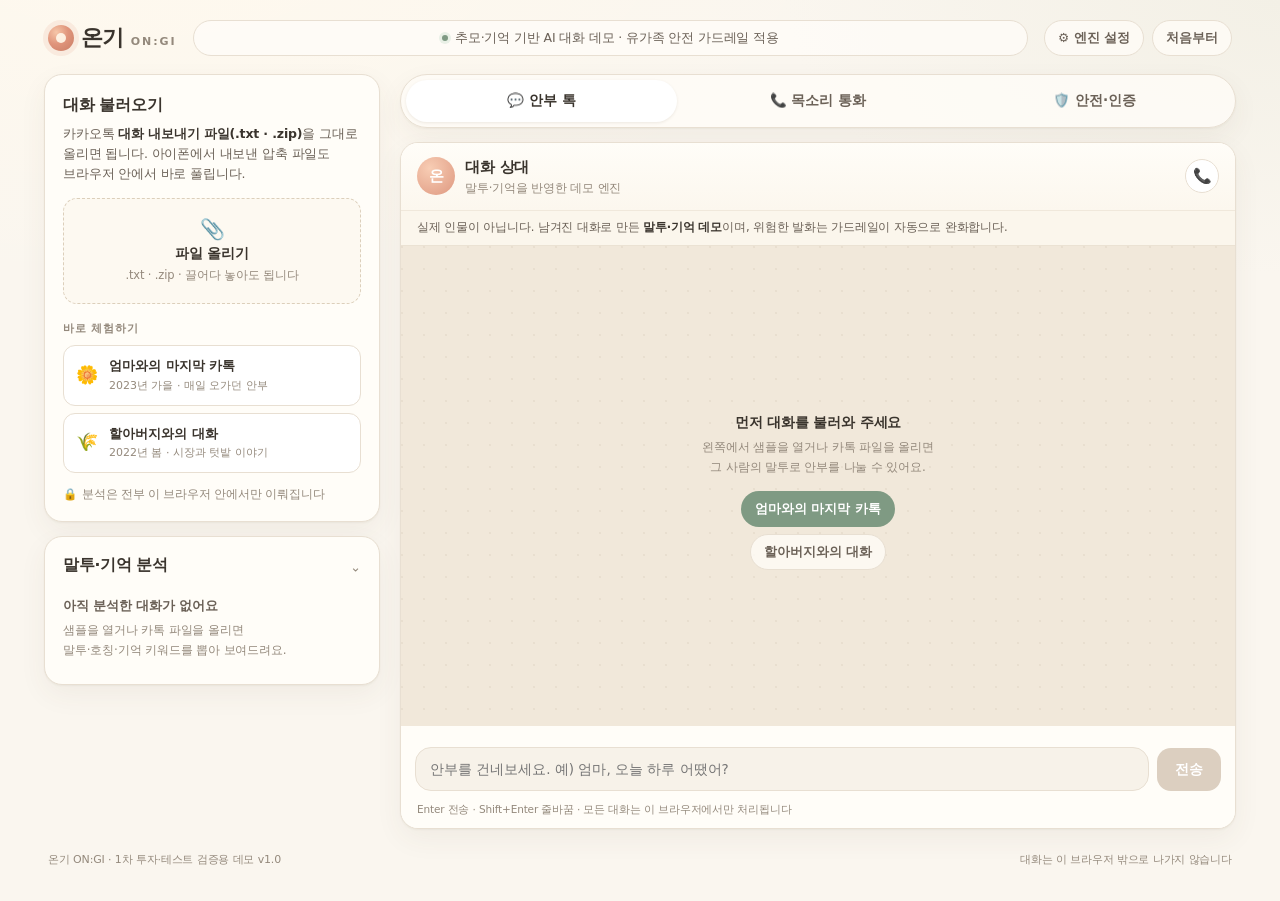
<file: ongi/index.html>
<!doctype html>
<html lang="ko">
<head>
<meta charset="utf-8">
<meta name="viewport" content="width=device-width, initial-scale=1, viewport-fit=cover">
<meta name="theme-color" content="#FAF6EF">
<title>온기 (ON:GI) · 추모·기억 기반 AI 대화 데모</title>
<meta name="description" content="남겨진 대화와 목소리로 안부를 나누는 추모 AI 플랫폼, 온기(ON:GI) 1차 웹 데모">
<link rel="stylesheet" href="assets/css/app.css?v=1.0.5">
</head>
<body>
<div class="page">

  <header class="topbar">
    <div class="brand">
      <span class="brand-mark" aria-hidden="true"><span></span></span>
      <span class="brand-name">온기</span>
      <span class="brand-en">ON:GI</span>
    </div>
    <p class="demo-badge">
      <span class="badge-dot" aria-hidden="true"></span>
      추모·기억 기반 AI 대화 데모 · 유가족 안전 가드레일 적용
    </p>
    <div class="top-actions">
      <button type="button" class="btn btn-ghost btn-sm" id="btnSettings">⚙ 엔진 설정</button>
      <button type="button" class="btn btn-ghost btn-sm" id="btnReset">처음부터</button>
    </div>
  </header>

  <main class="layout">

    <!-- ───────────── 좌: 대화 불러오기 & 분석 ───────────── -->
    <aside class="side" id="side">

      <section class="card">
        <h2 class="card-title">대화 불러오기</h2>
        <p class="card-desc">카카오톡 <b>대화 내보내기 파일(.txt · .zip)</b>을 그대로 올리면 됩니다. 아이폰에서 내보낸 압축 파일도 브라우저 안에서 바로 풀립니다.</p>

        <div class="dropzone" id="dropzone" role="button" tabindex="0" aria-label="카카오톡 대화 파일 올리기">
          <span class="dz-icon" aria-hidden="true">📎</span>
          <span class="dz-main">파일 올리기</span>
          <span class="dz-sub">.txt · .zip · 끌어다 놓아도 됩니다</span>
          <input type="file" id="fileInput" accept=".txt,.zip,text/plain,application/zip,application/x-zip-compressed" hidden>
        </div>

        <p class="mini-label">바로 체험하기</p>
        <div class="sample-list" id="sampleList">
          <button type="button" class="sample-btn" data-sample="0">
            <span class="sample-emoji" aria-hidden="true">🌼</span>
            <span class="sample-text">
              <strong>엄마와의 마지막 카톡</strong>
              <small>2023년 가을 · 매일 오가던 안부</small>
            </span>
          </button>
          <button type="button" class="sample-btn" data-sample="1">
            <span class="sample-emoji" aria-hidden="true">🌾</span>
            <span class="sample-text">
              <strong>할아버지와의 대화</strong>
              <small>2022년 봄 · 시장과 텃밭 이야기</small>
            </span>
          </button>
        </div>

        <p class="privacy-note"><span aria-hidden="true">🔒</span> 분석은 전부 이 브라우저 안에서만 이뤄집니다</p>
      </section>

      <section class="card analysis" id="analysisCard">
        <button type="button" class="analysis-head" id="analysisToggle" aria-expanded="true">
          <h2 class="card-title">말투·기억 분석</h2>
          <span class="analysis-chevron" aria-hidden="true">⌃</span>
        </button>
        <div class="analysis-body" id="analysisBody">
          <div class="empty-analysis">
            <p class="empty-title">아직 분석한 대화가 없어요</p>
            <p class="empty-desc">샘플을 열거나 카톡 파일을 올리면<br>말투·호칭·기억 키워드를 뽑아 보여드려요.</p>
          </div>
        </div>
      </section>

    </aside>

    <!-- ───────────── 우: 3개 핵심 탭 ───────────── -->
    <section class="main">

      <nav class="tabs" role="tablist" aria-label="온기 데모 메뉴">
        <button type="button" class="tab is-active" role="tab" aria-selected="true" data-tab="chat" id="tab-chat">💬 안부 톡</button>
        <button type="button" class="tab" role="tab" aria-selected="false" data-tab="call" id="tab-call">📞 목소리 통화</button>
        <button type="button" class="tab" role="tab" aria-selected="false" data-tab="safety" id="tab-safety">🛡️ 안전·인증</button>
      </nav>

      <!-- 안부 톡 -->
      <section class="view is-active" id="view-chat" role="tabpanel" aria-labelledby="tab-chat">
        <div class="chat-shell">
          <header class="chat-head">
            <span class="chat-avatar" id="chatAvatar" aria-hidden="true">온</span>
            <span class="chat-who">
              <strong id="chatName">대화 상대</strong>
              <small id="chatStatus">말투·기억을 반영한 데모 엔진</small>
            </span>
            <span class="chat-head-actions">
              <button type="button" class="icon-btn" id="btnGoCall" title="목소리 통화로 이동" aria-label="목소리 통화로 이동">📞</button>
            </span>
          </header>

          <p class="disclosure">
            실제 인물이 아닙니다. 남겨진 대화로 만든 <b>말투·기억 데모</b>이며, 위험한 발화는 가드레일이 자동으로 완화합니다.
          </p>

          <div class="chat-body" id="chatBody" aria-live="polite">
            <div class="chat-empty" id="chatEmpty">
              <p class="empty-title">먼저 대화를 불러와 주세요</p>
              <p class="empty-desc">왼쪽에서 샘플을 열거나 카톡 파일을 올리면<br>그 사람의 말투로 안부를 나눌 수 있어요.</p>
              <div class="empty-actions">
                <button type="button" class="btn btn-sage btn-sm" data-sample="0">엄마와의 마지막 카톡</button>
                <button type="button" class="btn btn-ghost btn-sm" data-sample="1">할아버지와의 대화</button>
              </div>
            </div>
          </div>

          <div class="chat-suggest" id="chatSuggest"></div>

          <form class="chat-form" id="chatForm">
            <label class="sr-only" for="chatInput">메시지 입력</label>
            <textarea id="chatInput" rows="1" placeholder="안부를 건네보세요. 예) 엄마, 오늘 하루 어땠어?" disabled></textarea>
            <button type="submit" class="send-btn" id="chatSend" disabled aria-label="보내기">전송</button>
          </form>
          <p class="chat-hint">Enter 전송 · Shift+Enter 줄바꿈 · 모든 대화는 이 브라우저에서만 처리됩니다</p>
        </div>
      </section>

      <!-- 목소리 통화 -->
      <section class="view" id="view-call" role="tabpanel" aria-labelledby="tab-call">

        <div class="call-idle card" id="callIdle">
          <h2 class="card-title">목소리로 인사 나누기</h2>
          <p class="card-desc">음성이나 영상 파일을 올리면 목소리 구간을 분석해 파형으로 보여드려요.
            데모에서는 실제 복제 없이 <b>브라우저 한국어 음성 합성(TTS)</b>으로 재생합니다.</p>

          <div class="dropzone dropzone-wide" id="voiceDrop" role="button" tabindex="0" aria-label="음성 또는 영상 파일 올리기">
            <span class="dz-icon" aria-hidden="true">🎧</span>
            <span class="dz-main">음성 · 영상 파일 올리기</span>
            <span class="dz-sub">mp3, m4a, wav, mp4 · 끌어다 놓아도 됩니다</span>
            <input type="file" id="voiceInput" accept="audio/*,video/*" hidden>
          </div>

          <div class="wave-panel" id="wavePanel" hidden>
            <div class="wave-head">
              <span class="wave-file" id="waveFile">파일</span>
              <span class="wave-badge" id="waveBadge">분석 완료</span>
            </div>
            <canvas id="voiceWave" class="wave-canvas" height="88" aria-label="업로드한 목소리 파형"></canvas>
            <ul class="wave-stats" id="waveStats"></ul>
          </div>

          <div class="call-actions">
            <button type="button" class="btn btn-primary" id="btnCall">📞 통화 걸기</button>
            <button type="button" class="btn btn-ghost" id="btnReceive">수신 전화 받기</button>
          </div>

          <p class="hint">
            실제 서비스에서는 유가족 동의와 본인 확인을 거친 뒤 음성 복제 API를 연결해
            <b>그 사람의 목소리</b>로 통화합니다. (2주차 로드맵)
          </p>
        </div>

        <div class="call-screen" id="callScreen" hidden>
          <div class="call-bg" aria-hidden="true"></div>
          <p class="call-status" id="callStatus">연결 중</p>
          <div class="call-avatar" id="callAvatar" aria-hidden="true">온</div>
          <h2 class="call-name" id="callName">대화 상대</h2>
          <p class="call-timer" id="callTimer">00:00</p>

          <canvas id="callWave" class="call-wave" height="120" aria-hidden="true"></canvas>

          <div class="call-subtitle" id="callSubtitle" aria-live="polite">
            <span class="subtitle-speaker" id="subtitleSpeaker">연결 중…</span>
            <span class="subtitle-text" id="subtitleText"></span>
          </div>

          <div class="call-replies" id="callReplies"></div>

          <div class="call-controls">
            <button type="button" class="ctl" id="btnMute"><span aria-hidden="true">🎙️</span><small id="muteLabel">소리 끄기</small></button>
            <button type="button" class="ctl ctl-end" id="btnHangup"><span aria-hidden="true">📵</span><small>통화 종료</small></button>
          </div>
        </div>

        <div class="call-ended card" id="callEnded" hidden>
          <p class="ended-label">통화 종료</p>
          <h2 class="ended-title" id="endedTitle">오늘 통화는 여기까지</h2>
          <p class="ended-time" id="endedTime">통화 시간 00:00</p>
          <ul class="ended-lines" id="endedLines"></ul>
          <p class="ended-note">통화 내용은 저장되지 않습니다. 오늘 나눈 말은 마음에만 남겨두세요.</p>
          <div class="ended-actions">
            <button type="button" class="btn btn-primary" id="btnCallAgain">다시 걸기</button>
            <button type="button" class="btn btn-ghost" id="btnBackChat">안부 톡으로</button>
          </div>
        </div>

      </section>

      <!-- 안전·인증 -->
      <section class="view" id="view-safety" role="tabpanel" aria-labelledby="tab-safety">

        <article class="card">
          <h2 class="card-title">유가족 확인 절차</h2>
          <p class="card-desc">타인의 목소리·대화가 무단으로 복제되지 않도록, 실제 서비스에서는 세 단계를 모두 확인합니다.</p>

          <ol class="steps" id="verifySteps">
            <li class="step" data-step="1">
              <span class="step-no">1</span>
              <div class="step-body">
                <strong>본인 확인</strong>
                <p>신분증 진위 확인 + 휴대폰 본인인증으로 신청자 신원을 확인합니다.</p>
              </div>
              <span class="step-state">대기</span>
            </li>
            <li class="step" data-step="2">
              <span class="step-no">2</span>
              <div class="step-body">
                <strong>가족관계·사망 사실 확인</strong>
                <p>가족관계증명서(상세) 또는 사망사실확인서로 유가족임을 확인합니다.</p>
              </div>
              <span class="step-state">대기</span>
            </li>
            <li class="step" data-step="3">
              <span class="step-no">3</span>
              <div class="step-body">
                <strong>생전 동의 또는 유족 전원 동의</strong>
                <p>생전에 남긴 동의 기록을 우선하고, 없으면 민법상 상속인 전원의 동의를 받습니다.</p>
              </div>
              <span class="step-state">대기</span>
            </li>
          </ol>

          <div class="verify-actions">
            <button type="button" class="btn btn-sage btn-sm" id="btnVerifyNext">다음 단계 진행 (데모)</button>
            <button type="button" class="btn btn-ghost btn-sm" id="btnVerifyReset">초기화</button>
            <span class="verify-note" id="verifyNote">3단계 모두 완료되어야 대화·통화 기능이 열립니다.</span>
          </div>
        </article>

        <article class="card">
          <h2 class="card-title">심리적 안전 가드레일</h2>
          <p class="card-desc">위로가 되면서도 과몰입되지 않도록, 응답 생성 단계에서 아래 네 가지를 자동으로 적용합니다.</p>

          <div class="guard-grid">
            <div class="guard">
              <span class="guard-icon" aria-hidden="true">🪞</span>
              <h3>사실 왜곡 차단</h3>
              <p>“나 사실 살아 있어”처럼 생사를 뒤집는 발화는 생성하지 않습니다. 존재를 물으면 사실대로 안내합니다.</p>
            </div>
            <div class="guard">
              <span class="guard-icon" aria-hidden="true">🌙</span>
              <h3>과몰입 방지</h3>
              <p>연속 대화가 길어지면 스스로 쉬어가도록 안내하고, 심야에는 먼저 말을 걸지 않습니다.</p>
            </div>
            <div class="guard">
              <span class="guard-icon" aria-hidden="true">🆘</span>
              <h3>위기 신호 대응</h3>
              <p>자해·극단 선택 신호가 감지되면 대화를 멈추고 109 등 실제 상담 창구를 안내합니다.</p>
            </div>
            <div class="guard">
              <span class="guard-icon" aria-hidden="true">⚖️</span>
              <h3>전문가 영역 분리</h3>
              <p>의료·법률·금융 판단은 단정하지 않고 전문가 상담으로 안내합니다.</p>
            </div>
          </div>

          <div class="guard-test">
            <p class="mini-label">가드레일 동작 확인</p>
            <div class="test-chips" id="testChips">
              <button type="button" class="chip-btn" data-test="엄마 진짜 살아 있어?">“진짜 살아 있어?”</button>
              <button type="button" class="chip-btn" data-test="나 요즘 사라지고 싶어">“사라지고 싶어”</button>
              <button type="button" class="chip-btn" data-test="나 가지 마 계속 있어줘">“가지 마”</button>
              <button type="button" class="chip-btn" data-test="보험금은 어떻게 받아?">“보험금은 어떻게?”</button>
            </div>
            <div class="test-result" id="testResult" hidden>
              <p class="test-label" id="testLabel"></p>
              <p class="test-quote" id="testQuote"></p>
              <p class="test-answer" id="testAnswer"></p>
            </div>
          </div>
        </article>

        <article class="card">
          <h2 class="card-title">데이터와 권리</h2>
          <ul class="policy">
            <li><b>원본은 기기 안에서만</b> — 이 데모는 업로드한 파일을 서버로 보내지 않고 브라우저에서만 분석합니다.</li>
            <li><b>언제든 삭제</b> — 대화·목소리 모델은 삭제 요청 즉시 폐기하며, 재학습에 쓰지 않습니다.</li>
            <li><b>타인 제공·판매 금지</b> — 복제된 목소리와 기억 데이터는 제3자에게 제공하지 않습니다.</li>
            <li><b>광고 활용 금지</b> — 추모 대화 내용을 마케팅에 사용하지 않습니다.</li>
          </ul>
        </article>

        <article class="card crisis-card">
          <h2 class="card-title">도움이 필요할 때</h2>
          <p class="card-desc">혼자 견디기 어려운 마음이 들면 아래 번호로 바로 연락해 주세요. 24시간 열려 있습니다.</p>
          <ul class="crisis-list">
            <li><span>자살예방상담전화</span><b>109</b><small>24시간 · 문자상담 ‘마들랜’</small></li>
            <li><span>정신건강 위기상담</span><b>1577-0199</b><small>지역 정신건강복지센터 연결</small></li>
            <li><span>생명의 전화</span><b>1588-9191</b><small>24시간 전화상담</small></li>
            <li><span>보건복지상담</span><b>129</b><small>긴급지원 상담 24시간</small></li>
          </ul>
        </article>

      </section>

    </section>
  </main>

  <footer class="page-foot">
    <span>온기 ON:GI · 1차 투자·테스트 검증용 데모 v1.0</span>
    <span>대화는 이 브라우저 밖으로 나가지 않습니다</span>
  </footer>
</div>

<!-- 엔진 설정 -->
<div class="modal" id="settingsModal" hidden>
  <div class="modal-backdrop" data-close="1"></div>
  <div class="modal-card" role="dialog" aria-modal="true" aria-labelledby="settingsTitle">
    <button type="button" class="modal-close" data-close="1" aria-label="닫기">✕</button>
    <h2 id="settingsTitle">대화 엔진 설정</h2>
    <p class="modal-desc">기본은 <b>내장 엔진</b>이라 API 키 없이 바로 동작합니다. 키를 넣으면 실제 LLM이 같은 말투·기억 지침으로 답합니다.</p>

    <div class="field">
      <label for="engineSelect">엔진</label>
      <select id="engineSelect">
        <option value="local">내장 엔진 (키 불필요 · 권장)</option>
        <option value="gemini">Google Gemini</option>
        <option value="openai">OpenAI</option>
      </select>
    </div>

    <div class="field" id="keyField" hidden>
      <label for="apiKeyInput">API 키</label>
      <input type="password" id="apiKeyInput" placeholder="키를 붙여넣으세요" autocomplete="off">
      <p class="field-note">키는 이 탭의 메모리에만 보관하고 저장하지 않습니다. 새로고침하면 지워집니다.</p>
    </div>

    <div class="field" id="modelField" hidden>
      <label for="modelInput">모델</label>
      <input type="text" id="modelInput" placeholder="gemini-2.0-flash">
    </div>

    <p class="modal-note">LLM 호출이 실패하면 자동으로 내장 엔진으로 답합니다. (데모가 멈추지 않도록)</p>

    <div class="modal-actions">
      <button type="button" class="btn btn-ghost" data-close="1">취소</button>
      <button type="button" class="btn btn-primary" id="btnSaveEngine">저장</button>
    </div>
  </div>
</div>

<div class="toast" id="toast" role="status" aria-live="polite" hidden></div>

<script src="assets/js/samples.js?v=1.0.5"></script>
<script src="assets/js/parser.js?v=1.0.5"></script>
<script src="assets/js/persona.js?v=1.0.5"></script>
<script src="assets/js/app.js?v=1.0.5"></script>
</body>
</html>
</file>
<file: ongi/assets/css/app.css>
/* 온기 (ON:GI) — 1차 웹 데모 스타일
   톤: 따뜻한 아이보리 · 세이지 · 코랄 (다크/네이비 배제) */

:root {
  --ivory: #FAF6EF;
  --ivory-2: #F4EDE2;
  --surface: #FFFDF8;
  --line: #E8DFD2;
  --line-soft: #F0E8DB;
  --ink: #3A342D;
  --ink-soft: #6B6157;
  --muted: #94897C;
  --sage: #7F9A83;
  --sage-deep: #5F7A65;
  --sage-tint: #E9F0E6;
  --coral: #D5826F;
  --coral-deep: #B96A57;
  --coral-tint: #F8E5DE;
  --butter: #FBE7A6;
  --chat-bg: #F1E8DA;
  --shadow: 0 1px 2px rgba(88, 70, 48, .05), 0 10px 28px rgba(88, 70, 48, .06);
  --radius: 18px;
}

* { box-sizing: border-box; }

[hidden] { display: none !important; }

html, body {
  margin: 0;
  padding: 0;
}

body {
  background:
    radial-gradient(1200px 600px at 12% -8%, #FFF9EE 0%, rgba(255, 249, 238, 0) 60%),
    radial-gradient(900px 500px at 100% 0%, #F3F0E6 0%, rgba(243, 240, 230, 0) 55%),
    var(--ivory);
  color: var(--ink);
  font-family: "Pretendard", "Pretendard Variable", -apple-system, BlinkMacSystemFont, "Apple SD Gothic Neo",
    "Malgun Gothic", "맑은 고딕", "Segoe UI", system-ui, sans-serif;
  font-size: 15px;
  line-height: 1.6;
  letter-spacing: -0.01em;
  word-break: keep-all;
  -webkit-font-smoothing: antialiased;
  -webkit-text-size-adjust: 100%;
}

h1, h2, h3, p, ul, ol, figure { margin: 0; padding: 0; }
ul, ol { list-style: none; }
button { font: inherit; color: inherit; cursor: pointer; }
input, select, textarea { font: inherit; color: inherit; }
b { font-weight: 700; }

.sr-only {
  position: absolute; width: 1px; height: 1px; margin: -1px; padding: 0;
  overflow: hidden; clip: rect(0 0 0 0); white-space: nowrap; border: 0;
}

.page {
  max-width: 1240px;
  margin: 0 auto;
  padding: 0 24px 32px;
}

/* ───────── 상단 ───────── */
.topbar {
  display: flex;
  align-items: center;
  gap: 16px;
  padding: 20px 4px 18px;
}

.brand {
  display: flex;
  align-items: baseline;
  gap: 7px;
  flex: none;
}

.brand-mark {
  position: relative;
  width: 26px;
  height: 26px;
  border-radius: 50%;
  background: radial-gradient(circle at 32% 28%, #F6C6A8 0%, #E0957C 45%, #C97C64 100%);
  align-self: center;
  box-shadow: 0 0 0 5px rgba(224, 149, 124, .14);
}
.brand-mark span {
  position: absolute;
  inset: 8px;
  border-radius: 50%;
  background: #FFF6E8;
  opacity: .92;
}

.brand-name {
  font-size: 22px;
  font-weight: 700;
  letter-spacing: -0.03em;
}
.brand-en {
  font-size: 11px;
  letter-spacing: .18em;
  color: var(--muted);
  font-weight: 600;
}

.demo-badge {
  flex: 1 1 auto;
  display: inline-flex;
  align-items: center;
  gap: 7px;
  min-width: 0;
  padding: 7px 13px;
  border: 1px solid var(--line);
  border-radius: 999px;
  background: rgba(255, 253, 248, .75);
  font-size: 12.5px;
  color: var(--ink-soft);
  justify-content: center;
  white-space: nowrap;
  overflow: hidden;
  text-overflow: ellipsis;
}
.badge-dot {
  width: 6px; height: 6px; border-radius: 50%;
  background: var(--sage);
  box-shadow: 0 0 0 3px var(--sage-tint);
  flex: none;
}

.top-actions { display: flex; gap: 8px; flex: none; }

/* ───────── 버튼 ───────── */
.btn {
  display: inline-flex;
  align-items: center;
  justify-content: center;
  gap: 6px;
  border: 1px solid transparent;
  border-radius: 999px;
  padding: 11px 18px;
  font-size: 14px;
  font-weight: 600;
  transition: transform .12s ease, background .15s ease, border-color .15s ease, box-shadow .15s ease;
  white-space: nowrap;
}
.btn:active { transform: translateY(1px); }
.btn:disabled { opacity: .45; cursor: not-allowed; transform: none; }
.btn-sm { padding: 7px 13px; font-size: 12.5px; }

.btn-primary {
  background: var(--coral);
  color: #fff;
  box-shadow: 0 6px 16px rgba(213, 130, 111, .28);
}
.btn-primary:hover { background: var(--coral-deep); }

.btn-sage { background: var(--sage); color: #fff; }
.btn-sage:hover { background: var(--sage-deep); }

.btn-ghost {
  background: rgba(255, 253, 248, .8);
  border-color: var(--line);
  color: var(--ink-soft);
}
.btn-ghost:hover { border-color: #D9CDBA; background: #fff; }

.icon-btn {
  width: 34px; height: 34px;
  display: inline-grid; place-items: center;
  border: 1px solid var(--line);
  border-radius: 50%;
  background: #fff;
  font-size: 15px;
}

/* ───────── 레이아웃 ───────── */
.layout {
  display: grid;
  grid-template-columns: 336px minmax(0, 1fr);
  gap: 20px;
  align-items: start;
}

.side { display: flex; flex-direction: column; gap: 14px; }

.card {
  background: var(--surface);
  border: 1px solid var(--line);
  border-radius: var(--radius);
  padding: 18px;
  box-shadow: var(--shadow);
}

.card-title {
  font-size: 15.5px;
  font-weight: 700;
  letter-spacing: -0.02em;
}
.card-desc {
  margin-top: 6px;
  font-size: 12.5px;
  color: var(--ink-soft);
  line-height: 1.62;
}
.card-desc b { color: var(--ink); }

/* ───────── 대화 불러오기 ───────── */
.dropzone {
  margin-top: 13px;
  display: flex;
  flex-direction: column;
  align-items: center;
  gap: 2px;
  padding: 18px 14px;
  border: 1.5px dashed #DCCFBB;
  border-radius: 14px;
  background: #FDF9F1;
  text-align: center;
  transition: border-color .15s ease, background .15s ease, transform .12s ease;
}
.dropzone:hover, .dropzone:focus-visible {
  border-color: var(--sage);
  background: #FAFCF7;
  outline: none;
}
.dropzone.is-drag {
  border-color: var(--coral);
  background: var(--coral-tint);
}
.dz-icon { font-size: 20px; line-height: 1.2; }
.dz-main { font-size: 13.5px; font-weight: 700; }
.dz-sub { font-size: 11.5px; color: var(--muted); }
.dropzone-wide { padding: 26px 18px; }

.mini-label {
  margin: 16px 0 8px;
  font-size: 11px;
  font-weight: 700;
  letter-spacing: .08em;
  color: var(--muted);
  text-transform: uppercase;
}

.sample-list { display: flex; flex-direction: column; gap: 7px; }

.sample-btn {
  display: flex;
  align-items: center;
  gap: 11px;
  width: 100%;
  padding: 10px 12px;
  border: 1px solid var(--line);
  border-radius: 12px;
  background: #fff;
  text-align: left;
  transition: border-color .15s ease, background .15s ease, transform .12s ease;
}
.sample-btn:hover { border-color: var(--sage); background: #FBFDF9; }
.sample-btn:active { transform: translateY(1px); }
.sample-btn.is-loaded { border-color: var(--sage); background: var(--sage-tint); }
.sample-emoji { font-size: 18px; flex: none; }
.sample-text { display: flex; flex-direction: column; min-width: 0; }
.sample-text strong { font-size: 13px; font-weight: 700; }
.sample-text small { font-size: 11px; color: var(--muted); }

.privacy-note {
  margin-top: 12px;
  font-size: 11.5px;
  color: var(--muted);
  display: flex;
  align-items: center;
  gap: 5px;
}

/* ───────── 분석 카드 ───────── */
.analysis { padding: 0; overflow: hidden; }
.analysis-head {
  display: flex;
  align-items: center;
  justify-content: space-between;
  width: 100%;
  padding: 16px 18px;
  border: 0;
  background: transparent;
  text-align: left;
}
.analysis-chevron {
  font-size: 13px;
  color: var(--muted);
  transition: transform .2s ease;
  transform: rotate(180deg);
}
.analysis.is-collapsed .analysis-chevron { transform: rotate(0deg); }
.analysis.is-collapsed .analysis-body { display: none; }
.analysis-body { padding: 0 18px 18px; }

.empty-analysis { padding: 2px 0 6px; }
.empty-title { font-size: 13px; font-weight: 700; color: var(--ink-soft); }
.empty-desc { margin-top: 4px; font-size: 12px; color: var(--muted); line-height: 1.65; }

.profile-top {
  display: flex;
  align-items: center;
  gap: 11px;
  padding: 12px;
  border-radius: 14px;
  background: linear-gradient(135deg, #F7F1E6, #F1F5EC);
}
.profile-avatar {
  width: 42px; height: 42px;
  flex: none;
  display: grid; place-items: center;
  border-radius: 50%;
  background: radial-gradient(circle at 34% 30%, #F8CDB4, #DE9880);
  color: #fff;
  font-weight: 700;
  font-size: 16px;
}
.profile-name { display: block; font-size: 14.5px; font-weight: 700; }
.profile-meta { display: block; font-size: 11.5px; color: var(--ink-soft); line-height: 1.45; }

.stat-row {
  display: grid;
  grid-template-columns: repeat(3, 1fr);
  gap: 6px;
  margin-top: 11px;
}
.stat {
  padding: 8px 6px;
  border-radius: 10px;
  background: #FBF7EF;
  text-align: center;
}
.stat b { display: block; font-size: 14px; letter-spacing: -0.02em; }
.stat span { font-size: 10.5px; color: var(--muted); }

.analysis-block { margin-top: 15px; }
.analysis-label {
  display: flex;
  align-items: center;
  gap: 6px;
  font-size: 11px;
  font-weight: 700;
  letter-spacing: .04em;
  color: var(--muted);
  margin-bottom: 7px;
}
.analysis-label::after {
  content: "";
  flex: 1;
  height: 1px;
  background: var(--line-soft);
}

.chips { display: flex; flex-wrap: wrap; gap: 5px; }
.chip {
  display: inline-flex;
  align-items: baseline;
  gap: 4px;
  padding: 4px 9px;
  border-radius: 999px;
  font-size: 12px;
  background: #F4EFE6;
  color: var(--ink-soft);
}
.chip b { color: var(--ink); font-weight: 700; }
.chip small { font-size: 10px; color: var(--muted); }
.chip.sage { background: var(--sage-tint); color: var(--sage-deep); }
.chip.coral { background: var(--coral-tint); color: var(--coral-deep); }
button.chip {
  border: 1px solid transparent;
  font-family: inherit;
  cursor: pointer;
}
button.chip:hover { border-color: var(--sage); }

.signature {
  margin-top: 13px;
  padding: 10px 12px;
  border-left: 3px solid var(--coral);
  border-radius: 0 10px 10px 0;
  background: #FDF6F1;
  font-size: 12.5px;
  color: var(--ink-soft);
  line-height: 1.6;
}

.mem-card {
  display: flex;
  gap: 9px;
  padding: 9px 10px;
  border: 1px solid var(--line-soft);
  border-radius: 11px;
  background: #FFFCF6;
  margin-bottom: 6px;
}
.mem-cat {
  flex: none;
  align-self: flex-start;
  font-size: 10px;
  font-weight: 700;
  padding: 2px 6px;
  border-radius: 6px;
  background: var(--sage-tint);
  color: var(--sage-deep);
}
.mem-cat.food { background: var(--coral-tint); color: var(--coral-deep); }
.mem-cat.place { background: #EEF0E4; color: #757C4F; }
.mem-quote { font-size: 12px; color: var(--ink); line-height: 1.55; }
.mem-date { font-size: 10.5px; color: var(--muted); margin-top: 2px; }

/* ───────── 탭 ───────── */
.main { min-width: 0; }

.tabs {
  display: flex;
  gap: 6px;
  padding: 5px;
  border: 1px solid var(--line);
  border-radius: 999px;
  background: rgba(255, 253, 248, .8);
  box-shadow: var(--shadow);
  margin-bottom: 14px;
}
.tab {
  flex: 1;
  padding: 10px 12px;
  border: 0;
  border-radius: 999px;
  background: transparent;
  font-size: 13.5px;
  font-weight: 600;
  color: var(--ink-soft);
  transition: background .18s ease, color .18s ease, box-shadow .18s ease;
  white-space: nowrap;
}
.tab:hover { background: #F6F0E4; }
.tab.is-active {
  background: #fff;
  color: var(--ink);
  box-shadow: 0 1px 3px rgba(88, 70, 48, .1);
}

.view { display: none; }
.view.is-active { display: block; animation: fade .22s ease; }
@keyframes fade { from { opacity: 0; transform: translateY(4px); } to { opacity: 1; transform: none; } }

/* ───────── 안부 톡 ───────── */
.chat-shell {
  display: flex;
  flex-direction: column;
  background: var(--surface);
  border: 1px solid var(--line);
  border-radius: var(--radius);
  box-shadow: var(--shadow);
  overflow: hidden;
}

.chat-head {
  display: flex;
  align-items: center;
  gap: 10px;
  padding: 13px 16px;
  border-bottom: 1px solid var(--line-soft);
  background: linear-gradient(180deg, #FFFDF8, #FCF7EE);
}
.chat-avatar {
  width: 38px; height: 38px;
  flex: none;
  display: grid; place-items: center;
  border-radius: 50%;
  background: radial-gradient(circle at 34% 30%, #F8CDB4, #DE9880);
  color: #fff;
  font-weight: 700;
  font-size: 15px;
}
.chat-who { display: flex; flex-direction: column; min-width: 0; flex: 1; }
.chat-who strong { font-size: 14.5px; }
.chat-who small { font-size: 11.5px; color: var(--muted); }
.chat-head-actions { display: flex; gap: 6px; }

.disclosure {
  padding: 8px 16px;
  border-bottom: 1px solid rgba(226, 214, 195, .6);
  background: #FBF6EC;
  font-size: 11.5px;
  color: var(--ink-soft);
  line-height: 1.55;
}
.disclosure b { color: var(--ink); }

.chat-body {
  height: clamp(360px, calc(100vh - 420px), 560px);
  overflow-y: auto;
  padding: 18px 16px 8px;
  background:
    radial-gradient(circle at 1px 1px, rgba(150, 130, 105, .09) 1px, transparent 0) 0 0 / 22px 22px,
    var(--chat-bg);
  display: flex;
  flex-direction: column;
  gap: 9px;
}

.chat-empty {
  margin: auto;
  text-align: center;
  padding: 22px;
  max-width: 340px;
}
.chat-empty .empty-title { font-size: 14px; color: var(--ink); }
.empty-actions { display: flex; gap: 7px; justify-content: center; margin-top: 14px; flex-wrap: wrap; }

.day-line {
  display: flex;
  align-items: center;
  justify-content: center;
  margin: 8px 0 4px;
}
.day-line span {
  padding: 3px 12px;
  border-radius: 999px;
  background: rgba(255, 253, 248, .72);
  font-size: 11px;
  color: var(--ink-soft);
}

.msg { display: flex; gap: 7px; align-items: flex-end; max-width: 100%; }
.msg.them { justify-content: flex-start; }
.msg.me { justify-content: flex-end; }

.msg-avatar {
  width: 30px; height: 30px;
  flex: none;
  border-radius: 50%;
  display: grid; place-items: center;
  background: #EADFD1;
  color: #7A6A57;
  font-size: 12px;
  font-weight: 700;
  margin-bottom: 2px;
}
.msg-avatar.is-hidden { visibility: hidden; }

.msg-stack { display: flex; flex-direction: column; min-width: 0; max-width: 74%; }
.msg-name { font-size: 11px; color: var(--ink-soft); margin: 0 0 3px 2px; }

.bubble {
  padding: 10px 13px;
  font-size: 14px;
  line-height: 1.62;
  white-space: pre-wrap;
  overflow-wrap: anywhere;
  box-shadow: 0 1px 1px rgba(88, 70, 48, .06);
}
.msg.them .bubble {
  background: #fff;
  border-radius: 4px 15px 15px 15px;
  color: var(--ink);
}
.msg.me .bubble {
  background: var(--butter);
  border-radius: 15px 4px 15px 15px;
  color: #3E3728;
}
.bubble.is-media {
  color: var(--muted);
  font-style: normal;
  background: #F6F1E7 !important;
  border: 1px dashed #DCCFBB;
}

.msg-foot {
  display: flex;
  align-items: center;
  gap: 5px;
  margin: 3px 2px 0;
  font-size: 10.5px;
  color: #8C8071;
}
.msg.me .msg-foot { justify-content: flex-end; }

.mem-pill {
  display: inline-flex;
  align-items: center;
  gap: 3px;
  padding: 2px 7px;
  border-radius: 999px;
  background: rgba(255, 253, 248, .85);
  border: 1px solid rgba(210, 195, 172, .7);
  font-size: 10px;
  color: var(--ink-soft);
}

.guard-note {
  align-self: stretch;
  display: flex;
  gap: 8px;
  padding: 9px 12px;
  border-radius: 12px;
  background: #EFF4EA;
  border: 1px solid #D9E3D1;
  font-size: 11.5px;
  color: #4F6350;
  line-height: 1.55;
}
.guard-note .g-icon { flex: none; }

.typing { display: inline-flex; gap: 4px; padding: 11px 14px; background: #fff; border-radius: 4px 15px 15px 15px; }
.typing i {
  width: 5px; height: 5px; border-radius: 50%;
  background: #BFB2A0;
  animation: blink 1.2s infinite ease-in-out;
}
.typing i:nth-child(2) { animation-delay: .18s; }
.typing i:nth-child(3) { animation-delay: .36s; }
@keyframes blink { 0%, 80%, 100% { opacity: .3; transform: translateY(0); } 40% { opacity: 1; transform: translateY(-2px); } }

.chat-suggest {
  display: flex;
  gap: 6px;
  padding: 9px 14px 4px;
  overflow-x: auto;
  background: var(--surface);
  scrollbar-width: none;
}
.chat-suggest::-webkit-scrollbar { display: none; }
.suggest-chip {
  flex: none;
  padding: 6px 12px;
  border: 1px solid var(--line);
  border-radius: 999px;
  background: #FDFAF4;
  font-size: 12px;
  color: var(--ink-soft);
  white-space: nowrap;
}
.suggest-chip:hover { border-color: var(--sage); color: var(--sage-deep); background: #FAFCF7; }

.chat-form {
  display: flex;
  align-items: flex-end;
  gap: 8px;
  padding: 8px 14px 10px;
  background: var(--surface);
}
.chat-form textarea {
  flex: 1;
  resize: none;
  max-height: 110px;
  padding: 11px 14px;
  border: 1px solid var(--line);
  border-radius: 16px;
  background: #FFFDF8;
  font-size: 13.5px;
  line-height: 1.5;
  outline: none;
  transition: border-color .15s ease, background .15s ease;
}
.chat-form textarea:focus { border-color: var(--sage); background: #fff; }
.chat-form textarea:disabled { background: #F7F2E9; color: var(--muted); }

.send-btn {
  flex: none;
  padding: 11px 18px;
  border: 0;
  border-radius: 14px;
  background: var(--coral);
  color: #fff;
  font-size: 13.5px;
  font-weight: 700;
  transition: background .15s ease, opacity .15s ease;
}
.send-btn:hover:not(:disabled) { background: var(--coral-deep); }
.send-btn:disabled { background: #DCCFC0; cursor: not-allowed; }

.chat-hint {
  padding: 0 16px 10px;
  font-size: 10.5px;
  color: var(--muted);
  background: var(--surface);
}

/* ───────── 목소리 통화 ───────── */
.call-idle { padding: 22px; }
.wave-panel {
  margin-top: 14px;
  padding: 12px;
  border: 1px solid var(--line);
  border-radius: 14px;
  background: #FBF7EE;
}
.wave-head { display: flex; align-items: center; justify-content: space-between; gap: 8px; }
.wave-file { font-size: 12px; font-weight: 600; color: var(--ink-soft); overflow: hidden; text-overflow: ellipsis; white-space: nowrap; }
.wave-badge {
  flex: none;
  font-size: 10.5px;
  padding: 3px 8px;
  border-radius: 999px;
  background: var(--sage-tint);
  color: var(--sage-deep);
  font-weight: 700;
}
.wave-canvas { width: 100%; height: 88px; display: block; margin: 8px 0 4px; }
.wave-stats { display: flex; flex-wrap: wrap; gap: 6px; }
.wave-stats li {
  font-size: 11px;
  color: var(--ink-soft);
  padding: 3px 8px;
  border-radius: 7px;
  background: #fff;
  border: 1px solid var(--line-soft);
}

.call-actions { display: flex; gap: 8px; margin-top: 16px; flex-wrap: wrap; }
.hint { margin-top: 12px; font-size: 11.5px; color: var(--muted); line-height: 1.6; }
.hint b { color: var(--ink-soft); }

.call-screen {
  position: relative;
  overflow: hidden;
  justify-content: center;
  border-radius: 22px;
  border: 1px solid #E4D2C2;
  padding: 26px 20px 22px;
  min-height: 540px;
  display: flex;
  flex-direction: column;
  align-items: center;
  background:
    radial-gradient(120% 90% at 50% -10%, #FCEFE2 0%, rgba(252, 239, 226, 0) 60%),
    linear-gradient(170deg, #F8EFE3 0%, #F3E7D8 45%, #EFDFCE 100%);
  box-shadow: var(--shadow);
}
.call-bg {
  position: absolute;
  inset: auto -10% -30% -10%;
  height: 60%;
  background: radial-gradient(closest-side, rgba(127, 154, 131, .18), rgba(127, 154, 131, 0) 70%);
  pointer-events: none;
}
.call-status {
  position: relative;
  font-size: 12.5px;
  color: var(--ink-soft);
  letter-spacing: .02em;
  padding: 4px 12px;
  border-radius: 999px;
  background: rgba(255, 253, 248, .7);
}
.call-avatar {
  position: relative;
  margin-top: 16px;
  width: 104px; height: 104px;
  border-radius: 50%;
  display: grid; place-items: center;
  font-size: 36px;
  font-weight: 700;
  color: #fff;
  background: radial-gradient(circle at 34% 30%, #F8CDB4, #DE9880);
  box-shadow: 0 0 0 10px rgba(255, 253, 248, .55), 0 10px 24px rgba(180, 130, 105, .22);
}
.call-avatar.is-ringing { animation: ring 1.4s infinite ease-in-out; }
@keyframes ring {
  0%, 100% { box-shadow: 0 0 0 10px rgba(255, 253, 248, .55), 0 10px 24px rgba(180, 130, 105, .22); }
  50% { box-shadow: 0 0 0 18px rgba(255, 253, 248, .35), 0 10px 24px rgba(180, 130, 105, .22); }
}
.call-name { margin-top: 12px; font-size: 19px; letter-spacing: -0.02em; }
.call-timer { font-size: 14px; color: var(--ink-soft); font-variant-numeric: tabular-nums; margin-top: 2px; }
.call-wave { width: 100%; max-width: 620px; height: 108px; margin: 8px 0 2px; }

.call-subtitle {
  min-height: 62px;
  width: 100%;
  max-width: 460px;
  padding: 12px 14px;
  border-radius: 14px;
  background: rgba(255, 253, 248, .82);
  border: 1px solid rgba(226, 214, 195, .9);
  text-align: center;
  display: flex;
  flex-direction: column;
  gap: 3px;
  justify-content: center;
}
.subtitle-speaker { font-size: 10.5px; font-weight: 700; color: var(--coral-deep); letter-spacing: .02em; }
.subtitle-text { font-size: 13.5px; color: var(--ink); line-height: 1.55; }

.call-replies {
  display: flex;
  gap: 6px;
  flex-wrap: wrap;
  justify-content: center;
  margin-top: 12px;
  max-width: 460px;
}
.reply-chip {
  padding: 7px 12px;
  border-radius: 999px;
  border: 1px solid rgba(210, 190, 168, .9);
  background: rgba(255, 253, 248, .8);
  font-size: 12px;
  color: var(--ink-soft);
}
.reply-chip:hover { background: #fff; border-color: var(--sage); color: var(--sage-deep); }
.reply-chip.is-mic { border-color: var(--coral); color: var(--coral-deep); }
.reply-chip.is-listening { background: var(--coral); color: #fff; }

.call-controls { display: flex; gap: 26px; margin-top: 20px; }
.ctl {
  display: flex;
  flex-direction: column;
  align-items: center;
  gap: 6px;
  border: 0;
  background: transparent;
  font-size: 20px;
}
.ctl small { font-size: 11px; color: var(--ink-soft); }
.ctl span {
  display: grid; place-items: center;
  width: 54px; height: 54px;
  border-radius: 50%;
  background: rgba(255, 253, 248, .9);
  border: 1px solid rgba(222, 208, 189, .9);
  box-shadow: 0 2px 6px rgba(120, 95, 70, .1);
}
.ctl-end span { background: var(--coral); border-color: var(--coral); color: #fff; }
.ctl.is-off span { background: #EDE4D6; }

.call-ended { text-align: center; padding: 30px 22px; }
.ended-label { font-size: 11px; letter-spacing: .1em; color: var(--muted); font-weight: 700; }
.ended-title { margin-top: 6px; font-size: 20px; letter-spacing: -0.02em; }
.ended-time { margin-top: 4px; font-size: 13px; color: var(--ink-soft); }
.ended-lines {
  margin: 18px auto 0;
  max-width: 440px;
  display: flex;
  flex-direction: column;
  gap: 6px;
  text-align: left;
}
.ended-lines li {
  font-size: 12.5px;
  color: var(--ink-soft);
  padding: 8px 12px;
  border-radius: 10px;
  background: #FBF7EE;
  border: 1px solid var(--line-soft);
}
.ended-lines li b { color: var(--ink); }
.ended-note { margin-top: 14px; font-size: 11.5px; color: var(--muted); }
.ended-actions { display: flex; gap: 8px; justify-content: center; margin-top: 18px; flex-wrap: wrap; }

/* ───────── 안전·인증 ───────── */
#view-safety .card + .card { margin-top: 14px; }

.steps { margin-top: 14px; display: flex; flex-direction: column; gap: 8px; }
.step {
  display: flex;
  align-items: flex-start;
  gap: 11px;
  padding: 12px;
  border: 1px solid var(--line);
  border-radius: 13px;
  background: #FDFAF4;
  transition: border-color .18s ease, background .18s ease;
}
.step.is-active { border-color: var(--coral); background: #FDF4EF; }
.step.is-done { border-color: #CFDECB; background: #F6FAF3; }
.step-no {
  flex: none;
  width: 24px; height: 24px;
  display: grid; place-items: center;
  border-radius: 50%;
  background: #EFE6D8;
  color: var(--ink-soft);
  font-size: 12px;
  font-weight: 700;
}
.step.is-done .step-no { background: var(--sage); color: #fff; }
.step.is-done .step-no::after { content: "✓"; }
.step.is-done .step-no { font-size: 0; }
.step.is-done .step-no::after { font-size: 12px; }
.step-body { flex: 1; min-width: 0; }
.step-body strong { font-size: 13px; }
.step-body p { margin-top: 2px; font-size: 11.5px; color: var(--ink-soft); line-height: 1.55; }
.step-state {
  flex: none;
  font-size: 10.5px;
  padding: 2px 8px;
  border-radius: 999px;
  background: #EFE6D8;
  color: var(--muted);
  font-weight: 700;
}
.step.is-active .step-state { background: var(--coral-tint); color: var(--coral-deep); }
.step.is-done .step-state { background: var(--sage-tint); color: var(--sage-deep); }

.verify-actions { display: flex; align-items: center; gap: 8px; margin-top: 14px; flex-wrap: wrap; }
.verify-note { font-size: 11px; color: var(--muted); }

.guard-grid {
  display: grid;
  grid-template-columns: repeat(2, minmax(0, 1fr));
  gap: 9px;
  margin-top: 14px;
}
.guard {
  padding: 13px;
  border-radius: 13px;
  border: 1px solid var(--line-soft);
  background: #FDFAF4;
}
.guard-icon { font-size: 16px; }
.guard h3 { margin-top: 5px; font-size: 12.5px; }
.guard p { margin-top: 3px; font-size: 11.5px; color: var(--ink-soft); line-height: 1.6; }

.guard-test {
  margin-top: 16px;
  padding: 13px;
  border-radius: 13px;
  background: #FBF6EC;
  border: 1px solid var(--line-soft);
}
.guard-test .mini-label { margin-top: 0; }
.test-chips { display: flex; flex-wrap: wrap; gap: 6px; }
.chip-btn {
  padding: 6px 11px;
  border: 1px solid #DDD0BC;
  border-radius: 999px;
  background: #fff;
  font-size: 11.5px;
  color: var(--ink-soft);
}
.chip-btn:hover { border-color: var(--coral); color: var(--coral-deep); }
.chip-btn.is-on { border-color: var(--coral); background: var(--coral-tint); color: var(--coral-deep); }

.test-result { margin-top: 11px; padding-top: 11px; border-top: 1px dashed #DDD0BC; }
.test-label { font-size: 10.5px; font-weight: 700; color: var(--sage-deep); }
.test-quote { margin-top: 4px; font-size: 12px; color: var(--muted); }
.test-answer { margin-top: 5px; font-size: 12.5px; color: var(--ink); line-height: 1.6; }

.policy { margin-top: 11px; display: flex; flex-direction: column; gap: 8px; }
.policy li {
  position: relative;
  padding-left: 16px;
  font-size: 12px;
  color: var(--ink-soft);
  line-height: 1.6;
}
.policy li::before {
  content: "";
  position: absolute;
  left: 2px; top: 8px;
  width: 5px; height: 5px;
  border-radius: 50%;
  background: var(--sage);
}
.policy b { color: var(--ink); }

.crisis-card { background: linear-gradient(180deg, #FFFDF8, #FBF3EC); }
.crisis-list {
  margin-top: 12px;
  display: grid;
  grid-template-columns: repeat(2, minmax(0, 1fr));
  gap: 8px;
}
.crisis-list li {
  padding: 10px 12px;
  border-radius: 12px;
  background: #fff;
  border: 1px solid var(--line-soft);
}
.crisis-list span { display: block; font-size: 11px; color: var(--muted); }
.crisis-list b { font-size: 17px; color: var(--coral-deep); letter-spacing: -0.01em; }
.crisis-list small { display: block; font-size: 10.5px; color: var(--ink-soft); }

/* ───────── 모달 · 토스트 ───────── */
.modal { position: fixed; inset: 0; z-index: 50; display: grid; place-items: center; padding: 20px; }
.modal[hidden] { display: none; }
.modal-backdrop { position: absolute; inset: 0; background: rgba(58, 52, 45, .28); backdrop-filter: blur(2px); }
.modal-card {
  position: relative;
  width: min(430px, 100%);
  max-height: 88vh;
  overflow-y: auto;
  padding: 22px;
  border-radius: 20px;
  background: var(--surface);
  border: 1px solid var(--line);
  box-shadow: 0 24px 60px rgba(70, 55, 40, .22);
}
.modal-card h2 { font-size: 17px; }
.modal-desc { margin-top: 6px; font-size: 12.5px; color: var(--ink-soft); line-height: 1.6; }
.modal-close {
  position: absolute;
  top: 12px; right: 12px;
  width: 30px; height: 30px;
  border: 0;
  border-radius: 50%;
  background: #F5EFE4;
  font-size: 12px;
  color: var(--ink-soft);
}
.field { margin-top: 14px; }
.field label { display: block; font-size: 11.5px; font-weight: 700; color: var(--ink-soft); margin-bottom: 5px; }
.field select, .field input {
  width: 100%;
  padding: 10px 12px;
  border: 1px solid var(--line);
  border-radius: 11px;
  background: #FFFDF8;
  font-size: 13px;
  outline: none;
}
.field select:focus, .field input:focus { border-color: var(--sage); }
.field-note { margin-top: 5px; font-size: 10.5px; color: var(--muted); line-height: 1.5; }
.modal-note { margin-top: 14px; font-size: 11px; color: var(--muted); line-height: 1.55; }
.modal-actions { display: flex; justify-content: flex-end; gap: 8px; margin-top: 18px; }

.toast {
  position: fixed;
  left: 50%;
  bottom: 26px;
  transform: translateX(-50%) translateY(6px);
  z-index: 60;
  padding: 10px 16px;
  border-radius: 999px;
  background: rgba(58, 52, 45, .92);
  color: #FFF8EC;
  font-size: 12.5px;
  box-shadow: 0 8px 24px rgba(50, 40, 30, .25);
  opacity: 0;
  transition: opacity .2s ease, transform .2s ease;
  max-width: calc(100vw - 40px);
  text-align: center;
}
.toast[hidden] { display: none; }
.toast.is-show { opacity: 1; transform: translateX(-50%) translateY(0); }

/* ───────── 푸터 ───────── */
.page-foot {
  display: flex;
  justify-content: space-between;
  gap: 12px;
  flex-wrap: wrap;
  padding: 22px 4px 0;
  font-size: 11px;
  color: var(--muted);
}

/* ───────── 반응형 ───────── */
@media (max-width: 1080px) {
  .layout { grid-template-columns: 300px minmax(0, 1fr); gap: 16px; }
  .demo-badge { font-size: 11.5px; }
}

@media (max-width: 900px) {
  .page { padding: 0 14px 24px; }
  .topbar { flex-wrap: wrap; gap: 10px; padding: 14px 2px 12px; }
  .brand { order: 1; }
  .top-actions { order: 2; margin-left: auto; }
  .demo-badge {
    order: 3;
    flex: 1 0 100%;
    white-space: normal;
    font-size: 11.5px;
    line-height: 1.45;
    padding: 6px 11px;
    border-radius: 12px;
  }
  .layout { grid-template-columns: minmax(0, 1fr); gap: 14px; }
  .side { order: -1; }
  .card { padding: 15px; }
  .sample-list { flex-direction: row; }
  .sample-btn { flex: 1; }
  .sample-text small { display: none; }
  .tabs { margin-bottom: 12px; }
  .tab { padding: 9px 6px; font-size: 12.5px; }
  .chat-body { height: 56vh; min-height: 320px; }
  .msg-stack { max-width: 84%; }
  .guard-grid, .crisis-list { grid-template-columns: minmax(0, 1fr); }
  .call-screen { min-height: 520px; padding: 22px 16px 18px; }
}

@media (max-width: 560px) {
  body { font-size: 14.5px; }
  .brand-name { font-size: 20px; }
  .top-actions .btn { padding: 6px 10px; font-size: 11.5px; }
  .sample-list { flex-direction: column; }
  .sample-text small { display: block; }
  .stat-row { grid-template-columns: repeat(3, 1fr); }
  .chat-body { height: 54vh; }
  .call-actions .btn { flex: 1; }
  .call-controls { gap: 18px; }
  .ended-actions .btn { flex: 1; }
}
</file>
